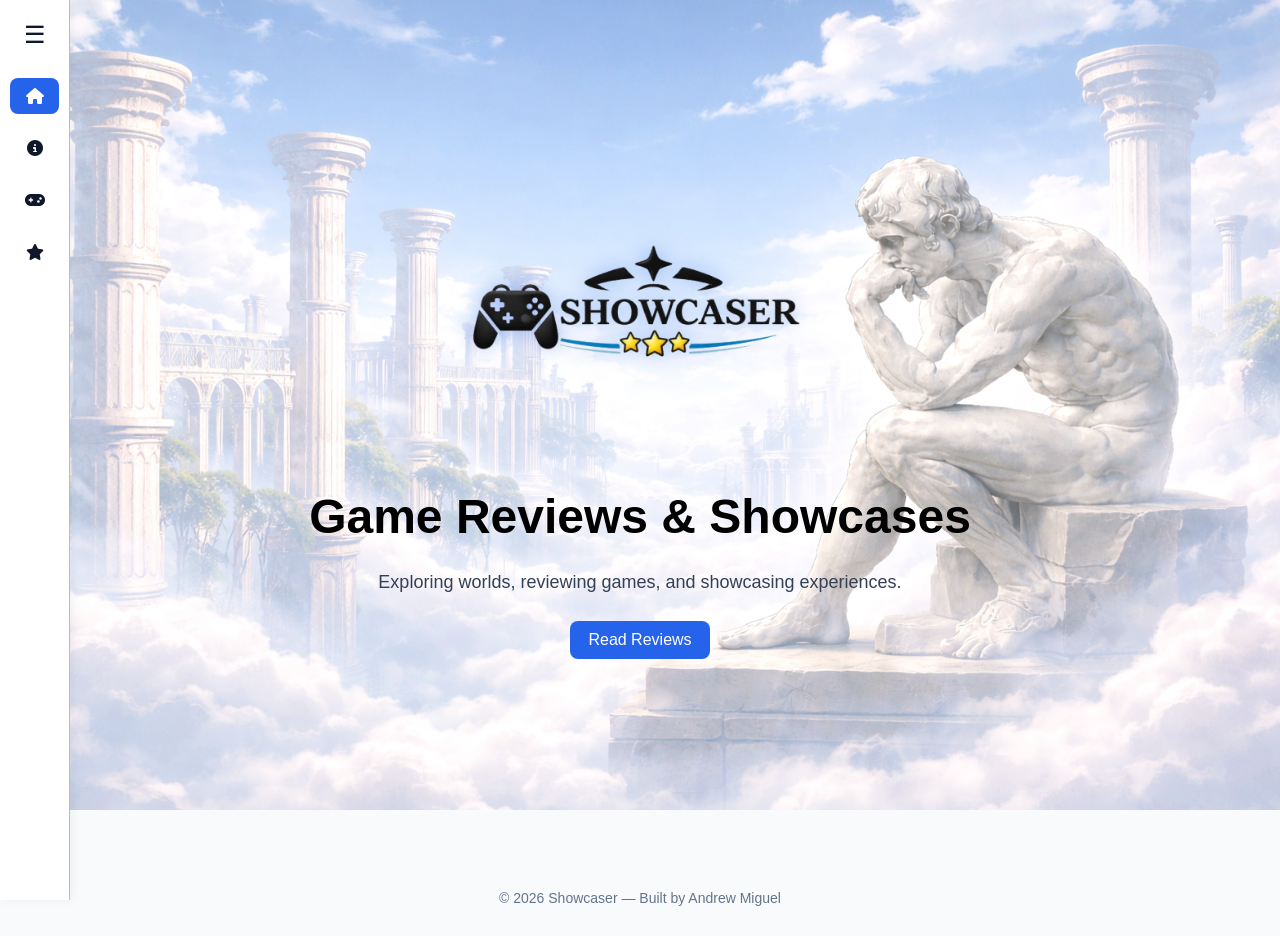
<file: index.html>
<!DOCTYPE html>
<html>

<head>

    <!-- title of the website tab -->
    <title>Showcaser - Home</title>

    <!-- connects css file -->
    <link rel="stylesheet" href="style.css">

    <!-- icon library for the icons -->
    <link rel="stylesheet" href="https://cdnjs.cloudflare.com/ajax/libs/font-awesome/6.5.0/css/all.min.css">

</head>

<body>

<!-- sidebar/navigation menu -->
<nav class="sidebar collapsed" id="sidebar">

    <!-- hamburger button to open and close sidebar -->
    <button class="hamburger" onclick="toggleSidebar()">☰</button>

    <!-- logo section -->
    <div class="logo"></div>

    <!-- home button -->
    <a href="index.html" class="active">
        <i class="fa-solid fa-house"></i>
        <span>Home</span>
    </a>

    <!-- about page button -->
    <a href="about.html">
        <i class="fa-solid fa-circle-info"></i>
        <span>About</span>
    </a>

    <!-- games page button -->
    <a href="games.html">
        <i class="fa-solid fa-gamepad"></i>
        <span>Games</span>
    </a>

    <!-- reviews page button -->
    <a href="reviews.html">
        <i class="fa-solid fa-star"></i>
        <span>Reviews</span>
    </a>

</nav>

<!-- main hero section -->
<section class="hero">

    <!-- main logo image -->
    <img src="Logo (2).png" alt="Showcaser Logo" class="hero-logo">

    <!-- main heading -->
    <h2>Game Reviews & Showcases</h2>

    <!-- short description -->
    <p>
        Exploring worlds, reviewing games, and showcasing experiences.
    </p>

    <!-- button that goes to reviews page -->
    <a href="reviews.html" class="button">
        Read Reviews
    </a>

</section>

<script>

    // function for sidebar opening and closing
    function toggleSidebar() {

        // toggles collapsed class
        document.getElementById("sidebar").classList.toggle("collapsed");
    }

</script>

<!-- footer -->
<footer>
    © 2026 Showcaser — Built by Andrew Miguel
</footer>

</body>
</html>
</file>
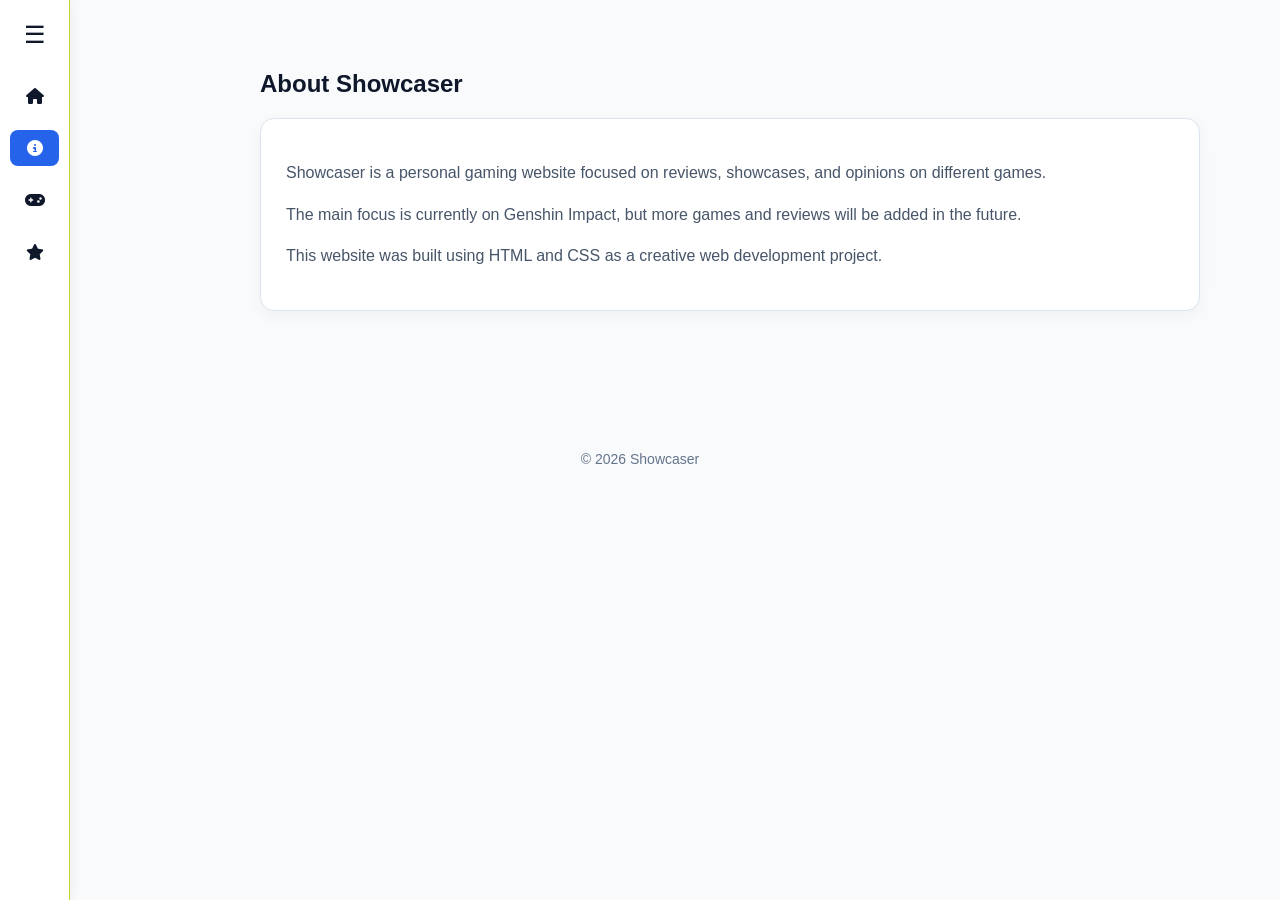
<file: about.html>
<!DOCTYPE html>
<html>

<head>

    <!-- website tab title -->
    <title>About - Showcaser</title>

    <!-- connects css file -->
    <link rel="stylesheet" href="style.css">

    <!-- icon library -->
    <link rel="stylesheet" href="https://cdnjs.cloudflare.com/ajax/libs/font-awesome/6.5.0/css/all.min.css">

</head>

<body>

<!-- sidebar navigation -->
<nav class="sidebar collapsed" id="sidebar">

    <!-- hamburger button -->
    <button class="hamburger" onclick="toggleSidebar()">☰</button>

    <!-- logo area -->
    <div class="logo"></div>

    <!-- home page -->
    <a href="index.html">
        <i class="fa-solid fa-house"></i>
        <span>Home</span>
    </a>

    <!-- about page -->
    <!-- active class highlights current page -->
    <a href="about.html" class="active">
        <i class="fa-solid fa-circle-info"></i>
        <span>About</span>
    </a>

    <!-- games page -->
    <a href="games.html">
        <i class="fa-solid fa-gamepad"></i>
        <span>Games</span>
    </a>

    <!-- reviews page -->
    <a href="reviews.html">
        <i class="fa-solid fa-star"></i>
        <span>Reviews</span>
    </a>

</nav>

<!-- main page content -->
<div class="content">

    <section>

    <!-- about heading -->
    <h2>About Showcaser</h2>

    <!-- card container -->
    <div class="card">

        <!-- first paragraph -->
        <p>
            Showcaser is a personal gaming website focused on reviews,
            showcases, and opinions on different games.
        </p>

        <!-- second paragraph -->
        <p>
            The main focus is currently on Genshin Impact, but more
            games and reviews will be added in the future.
        </p>

        <!-- third paragraph -->
        <p>
            This website was built using HTML and CSS as a creative
            web development project.
        </p>

    </div>
</section>
</div>

<script>

    // function for opening and closing sidebar
    function toggleSidebar() {

        // toggles collapsed class
        document.getElementById("sidebar").classList.toggle("collapsed");
    }

</script>

<!-- footer -->
<footer>
    © 2026 Showcaser
</footer>

</body>
</html>
</file>
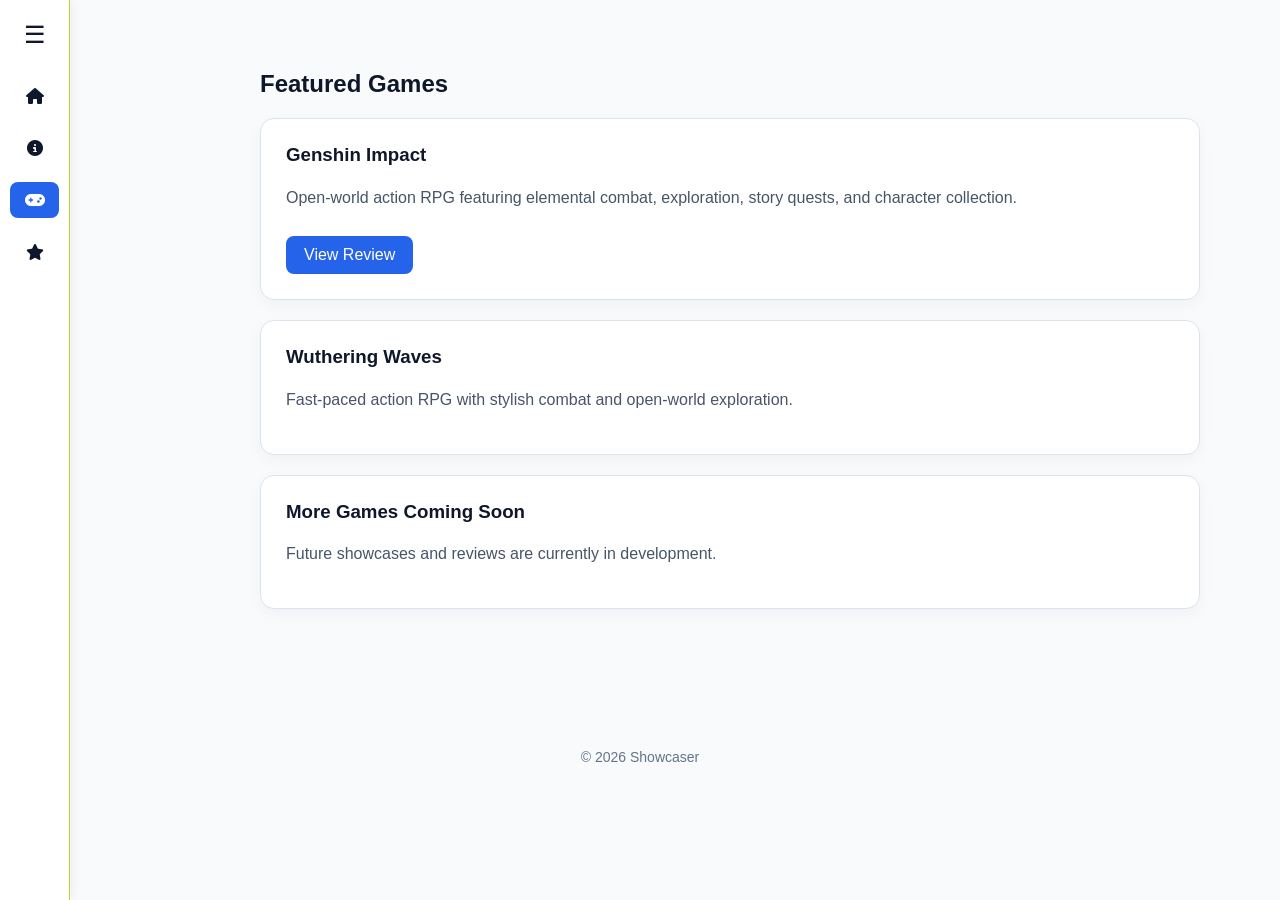
<file: games.html>
<!DOCTYPE html>
<html>

<head>

    <!-- title shown in browser tab -->
    <title>Games - Showcaser</title>

    <!-- links the css stylesheet -->
    <link rel="stylesheet" href="style.css">

    <!-- icon library -->
    <!-- this is used for the icons like the house and gamepad -->
    <link rel="stylesheet" href="https://cdnjs.cloudflare.com/ajax/libs/font-awesome/6.5.0/css/all.min.css">

</head>

<body>

<!-- nav tag is used for navigation menus -->
<nav class="sidebar collapsed" id="sidebar">

    <!-- button for opening and closing sidebar -->
    <button class="hamburger" onclick="toggleSidebar()">☰</button>

    <!-- div used for logo area -->
    <div class="logo"></div>

    <!-- home page link -->
    <a href="index.html">
        <i class="fa-solid fa-house"></i>
        <!-- i tag is used for icons -->
        <span>Home</span>
    </a>

    <!-- about page link -->
    <a href="about.html">
        <i class="fa-solid fa-circle-info"></i>
        <span>About</span>
    </a>

    <!-- games page link -->
    <!-- active class highlights current page -->
    <a href="games.html" class="active">
        <i class="fa-solid fa-gamepad"></i>
        <span>Games</span>
    </a>

    <!-- reviews page link -->
    <a href="reviews.html">
        <i class="fa-solid fa-star"></i>
        <span>Reviews</span>
    </a>

</nav>

<!-- main content container -->
<div class="content">

    <!-- section tag is used to separate parts of a webpage -->
    <section>

    <!-- page heading -->
    <h2>Featured Games</h2>

    <!-- first game card -->
    <div class="card">

        <h3>Genshin Impact</h3>

        <p>
            Open-world action RPG featuring elemental combat,
            exploration, story quests, and character collection.
        </p>

        <!-- button linking to reviews page -->
        <a href="reviews.html" class="button">
            View Review
        </a>

    </div>

    <!-- second game card -->
    <div class="card">

        <h3>Wuthering Waves</h3>

        <p>
            Fast-paced action RPG with stylish combat and open-world exploration.
        </p>

    </div>

    <!-- third game card -->
    <div class="card">

        <h3>More Games Coming Soon</h3>

        <p>
            Future showcases and reviews are currently in development.
        </p>

    </div>

</section>

    </section>
</div>

<!-- javascript section -->
<script>

    // function used for sidebar animation
    function toggleSidebar() {

        // gets sidebar by id and toggles collapsed class
        document.getElementById("sidebar").classList.toggle("collapsed");
    }

</script>

<!-- footer tag is used for bottom section of website -->
<footer>
    © 2026 Showcaser
</footer>

</body>
</html>
</file>
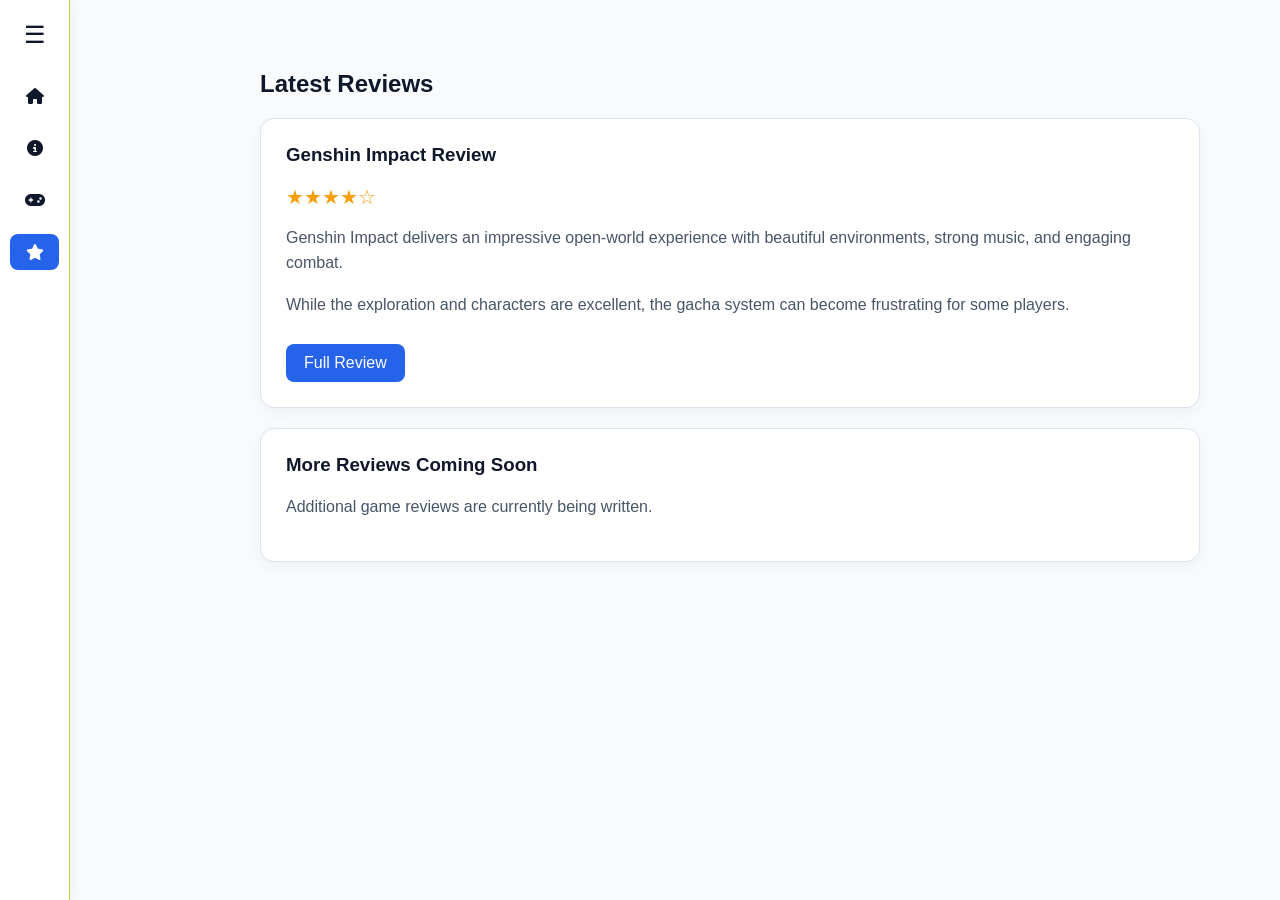
<file: reviews.html>
<!DOCTYPE html>
<html>
<head>
    <title>Reviews - Showcaser</title>

    <link rel="stylesheet" href="style.css">

    <!-- ICON LIBRARY -->
    <link rel="stylesheet" href="https://cdnjs.cloudflare.com/ajax/libs/font-awesome/6.5.0/css/all.min.css">

</head>

<body>

<nav class="sidebar collapsed" id="sidebar">

    <button class="hamburger" onclick="toggleSidebar()">☰</button>

    <div class="logo"></div>

    <a href="index.html">
        <i class="fa-solid fa-house"></i>
        <span>Home</span>
    </a>

    <a href="about.html">
        <i class="fa-solid fa-circle-info"></i>
        <span>About</span>
    </a>

    <a href="games.html">
        <i class="fa-solid fa-gamepad"></i>
        <span>Games</span>
    </a>

    <a href="reviews.html" class="active">
        <i class="fa-solid fa-star"></i>
        <span>Reviews</span>
    </a>

</nav>

<div class="content">
    <section>
    <h2>Latest Reviews</h2>

    <div class="card">

        <h3>Genshin Impact Review</h3>

        <div class="rating">
            ★★★★☆
        </div>

        <p>
            Genshin Impact delivers an impressive open-world experience
            with beautiful environments, strong music, and engaging combat.
        </p>

        <p>
            While the exploration and characters are excellent,
            the gacha system can become frustrating for some players.
        </p>

        <a href="genshin-review.html" class="button">
            Full Review
        </a>

    </div>

    <div class="card">

        <h3>More Reviews Coming Soon</h3>

        <p>
            Additional game reviews are currently being written.
        </p>

    </div>

</section>
</div>

<script>
function toggleSidebar() {
    document.getElementById("sidebar").classList.toggle("collapsed");
}
</script>

</body>
</html>
</file>
<file: style.css>
/* =========================
   GLOBAL
========================= */

/* * selects everything on the page */
* {

    /* makes padding and border included in total width/height */
    box-sizing: border-box;
}

html {

    /* smooth scrolling effect */
    scroll-behavior: smooth;
}

body {

    /* removes default spacing */
    margin: 0;

    /* main font */
    font-family: Arial, sans-serif;

    /* background color */
    background: #f8fafc;

    /* main text color */
    color: #0f172a;
}

/* section tag styling */
section {
    padding: 40px;
}

/* heading styles */
h1, h2, h3 {
    margin-top: 0;
}

/* =========================
   SIDEBAR NAVIGATION
========================= */

/* nav is used for navigation menu */
nav {

    /* fixed keeps sidebar always visible */
    position: fixed;

    top: 0;
    left: 0;

    /* sidebar size */
    width: 130px;
    height: 100vh;

    /* flexbox layout */
    display: flex;

    /* places items vertically */
    flex-direction: column;

    align-items: flex-start;

    background: #ffffff;

    padding: 20px 10px;

    /* border on right side */
    border-right: 1px solid #c7d133;

    /* keeps sidebar above other elements */
    z-index: 1000;

    /* smooth animation */
    transition: width 0.3s ease;

    /* hides horizontal overflow */
    overflow-x: hidden;

    /* allows vertical scrolling */
    overflow-y: auto;

    /* shadow effect */
    box-shadow: 2px 0 10px rgba(0,0,0,0.05);
}

/* collapsed sidebar */
nav.collapsed {

    /* smaller width when collapsed */
    width: 70px;

    /* centers items */
    align-items: center;
}

/* sidebar links */
nav a {

    color: #0f172a;

    /* removes underline */
    text-decoration: none;

    font-weight: 500;

    width: 100%;

    margin: 8px 0;

    /* prevents text wrapping */
    white-space: nowrap;

    display: flex;
    align-items: center;

    /* spacing between icon and text */
    gap: 10px;

    padding: 10px 12px;

    border-radius: 8px;

    transition: 0.2s;
}

/* hover effect */
nav a:hover {

    background: #f1f5f9;
    color: #2563eb;
}

/* active/current page */
nav a.active {

    background: #2563eb;
    color: white;
}

/* icon styling */
nav i {

    width: 20px;

    /* centers icon */
    text-align: center;

    /* prevents shrinking */
    flex-shrink: 0;
}

/* hides text when sidebar is collapsed */
nav.collapsed span {
    display: none;
}

/* centers icons in collapsed mode */
nav.collapsed a {

    justify-content: center;
    padding: 10px 0;
}

/* =========================
   HAMBURGER BUTTON
========================= */

.hamburger {

    font-size: 24px;

    background: none;

    border: none;

    cursor: pointer;

    margin-bottom: 20px;

    color: #0f172a;
}

/* =========================
   HERO SECTION
========================= */

.hero {

    /* relative allows overlay positioning */
    position: relative;

    min-height: 90vh;

    display: flex;

    flex-direction: column;

    justify-content: center;

    align-items: center;

    text-align: center;

    padding: 100px 50px;

    /* background image */
    background: url("ContemplationinSky.png") center/cover no-repeat;

    color: #0f172a;
}

/* overlay effect */
.hero::before {

    /* ::before creates a fake element before content */
    content: "";

    position: absolute;

    /* inset stretches overlay fully */
    inset: 0;

    background: rgba(255, 255, 255, 0.35);
}

/* keeps content above overlay */
.hero * {

    position: relative;
    z-index: 1;
}

.hero h2 {

    font-size: 48px;

    margin-bottom: 10px;

    color: black;
}

.hero p {

    color: #334155;
    font-size: 18px;
}

/* hero logo image */
.hero-logo {

    width: 500px;

    /* prevents oversized image */
    max-width: 90%;

    margin-bottom: 5px;

    /* glow effect */
    filter: drop-shadow(0 0 10px rgba(37, 99, 235, 0.4));
}

/* =========================
   CONTENT
========================= */

.content {

    /* spacing so content doesnt overlap sidebar */
    padding-left: 220px;

    padding-right: 40px;
    padding-top: 30px;
}

/* =========================
   CARDS
========================= */

.card {

    background: #ffffff;

    padding: 25px;

    margin: 20px 0;

    border-radius: 14px;

    border: 1px solid #dbe4ee;

    transition: 0.25s ease;

    /* card shadow */
    box-shadow: 0 5px 15px rgba(0,0,0,0.04);
}

/* hover animation */
.card:hover {

    transform: translateY(-5px);

    border-color: #2563eb;

    box-shadow: 0 10px 20px rgba(0,0,0,0.08);
}

.card p {

    color: #475569;

    /* spacing between text lines */
    line-height: 1.6;
}

/* =========================
   REVIEW SCORE
========================= */

.rating {

    color: #f59e0b;

    font-size: 20px;

    margin-bottom: 10px;
}

/* =========================
   BUTTONS
========================= */

.button {

    /* allows padding/margins properly */
    display: inline-block;

    margin-top: 10px;

    padding: 10px 18px;

    background: #2563eb;

    color: white;

    border-radius: 8px;

    text-decoration: none;

    transition: 0.2s;
}

/* button hover */
.button:hover {

    background: #1d4ed8;
}

/* =========================
   FOOTER
========================= */

/* footer is bottom section of website */
footer {

    margin-top: 50px;

    padding: 30px;

    text-align: center;

    color: #64748b;

    font-size: 14px;
}

/* =========================
   RESPONSIVE
========================= */

/* media query for smaller screens */
@media (max-width: 768px) {

    .content {

        padding-left: 90px;
        padding-right: 20px;
    }

    .hero h2 {

        font-size: 32px;
    }

    .hero-logo {

        width: 300px;
    }
}

/* =========================
   REVIEW PAGE
========================= */

.review-hero {

    text-align: center;

    padding-top: 30px;
}

.review-banner {

    width: 100%;

    max-width: 1000px;

    border-radius: 16px;

    margin-bottom: 25px;

    box-shadow: 0 10px 25px rgba(0,0,0,0.15);
}

.review-hero h1 {

    font-size: 42px;

    margin-bottom: 10px;
}

.review-subtitle {

    font-size: 18px;

    color: #475569;

    max-width: 700px;

    margin: auto;
}

/* bullet point list */
ul {

    padding-left: 20px;
}

/* list item */
li {

    margin-bottom: 10px;

    color: #475569;
}

/* video styling */
#video {

    width: 100%;

    max-width: 1000px;

    border-radius: 16px;

    display: block;

    margin: 20px auto;
}
</file>
